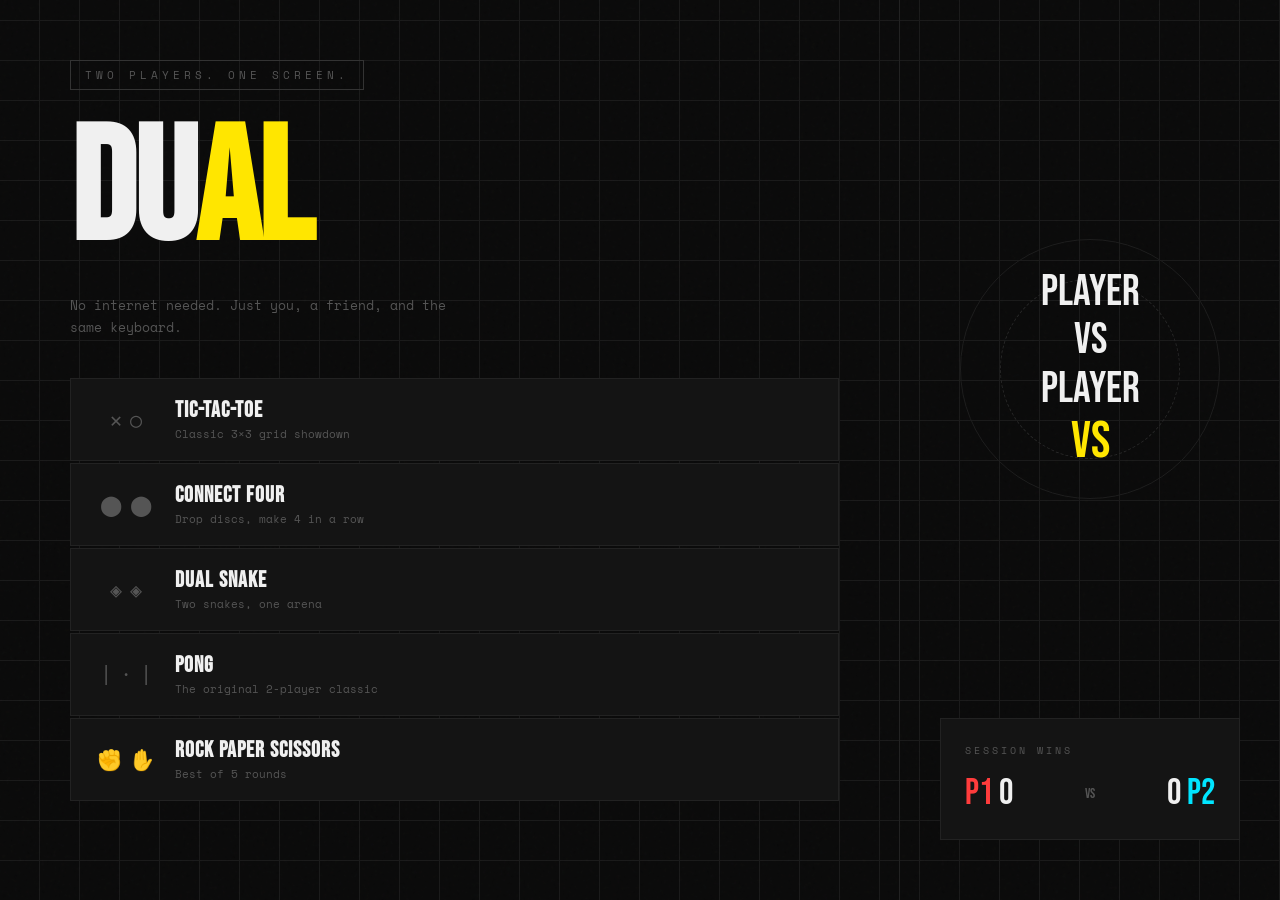
<file: index.html>
<!DOCTYPE html>
<html lang="en">
<head>
  <meta charset="UTF-8" />
  <meta name="viewport" content="width=device-width, initial-scale=1.0"/>
  <title>DUAL — 2 Player Games</title>
  <link rel="stylesheet" href="style.css" />
  <link href="https://fonts.googleapis.com/css2?family=Black+Han+Sans&family=Space+Mono:wght@400;700&family=Bebas+Neue&display=swap" rel="stylesheet"/>
</head>
<body>

  <!-- LANDING PAGE -->
  <div id="landing" class="screen active">
    <div class="noise"></div>
    <div class="landing-grid">
      <div class="landing-left">
        <div class="tag">TWO PLAYERS. ONE SCREEN.</div>
        <h1 class="big-title">DU<span class="accent">AL</span></h1>
        <p class="sub">No internet needed. Just you, a friend, and the same keyboard.</p>
        <div class="game-cards">
          <div class="game-card" onclick="launchGame('ttt')">
            <div class="card-icon">✕ ○</div>
            <div class="card-info">
              <h3>Tic-Tac-Toe</h3>
              <p>Classic 3×3 grid showdown</p>
            </div>
            <div class="card-arrow">→</div>
          </div>
          <div class="game-card" onclick="launchGame('connect4')">
            <div class="card-icon">⬤ ⬤</div>
            <div class="card-info">
              <h3>Connect Four</h3>
              <p>Drop discs, make 4 in a row</p>
            </div>
            <div class="card-arrow">→</div>
          </div>
          <div class="game-card" onclick="launchGame('snake')">
            <div class="card-icon">◈ ◈</div>
            <div class="card-info">
              <h3>Dual Snake</h3>
              <p>Two snakes, one arena</p>
            </div>
            <div class="card-arrow">→</div>
          </div>
          <div class="game-card" onclick="launchGame('pong')">
            <div class="card-icon">| · |</div>
            <div class="card-info">
              <h3>Pong</h3>
              <p>The original 2-player classic</p>
            </div>
            <div class="card-arrow">→</div>
          </div>
          <div class="game-card" onclick="launchGame('rps')">
            <div class="card-icon">✊ ✋</div>
            <div class="card-info">
              <h3>Rock Paper Scissors</h3>
              <p>Best of 5 rounds</p>
            </div>
            <div class="card-arrow">→</div>
          </div>
        </div>
      </div>
      <div class="landing-right">
        <div class="deco-block">
          <div class="deco-circle c1"></div>
          <div class="deco-circle c2"></div>
          <div class="deco-text">PLAYER<br/>VS<br/>PLAYER</div>
        </div>
        <div class="score-display" id="globalScore">
          <div class="score-label">SESSION WINS</div>
          <div class="scores">
            <div><span class="p1c">P1</span> <span id="p1wins">0</span></div>
            <div class="vs-divider">VS</div>
            <div><span id="p2wins">0</span> <span class="p2c">P2</span></div>
          </div>
        </div>
      </div>
    </div>
  </div>

  <!-- TIC TAC TOE -->
  <div id="ttt" class="screen game-screen">
    <div class="noise"></div>
    <div class="game-header">
      <button class="back-btn" onclick="goHome()">← BACK</button>
      <h2>TIC-TAC-TOE</h2>
      <div class="turn-display" id="tttTurn">Player 1's Turn (✕)</div>
    </div>
    <div class="ttt-wrap">
      <div class="ttt-board" id="tttBoard"></div>
      <div class="game-status" id="tttStatus"></div>
      <button class="reset-btn" onclick="resetTTT()">PLAY AGAIN</button>
    </div>
  </div>

  <!-- CONNECT FOUR -->
  <div id="connect4" class="screen game-screen">
    <div class="noise"></div>
    <div class="game-header">
      <button class="back-btn" onclick="goHome()">← BACK</button>
      <h2>CONNECT FOUR</h2>
      <div class="turn-display" id="c4Turn">Player 1's Turn</div>
    </div>
    <div class="c4-wrap">
      <div class="c4-cols" id="c4Cols"></div>
      <div class="c4-board-wrap">
        <canvas id="c4Canvas" width="490" height="420"></canvas>
      </div>
      <div class="game-status" id="c4Status"></div>
      <button class="reset-btn" onclick="resetC4()">PLAY AGAIN</button>
    </div>
  </div>

  <!-- DUAL SNAKE -->
  <div id="snake" class="screen game-screen">
    <div class="noise"></div>
    <div class="game-header">
      <button class="back-btn" onclick="goHome()">← BACK</button>
      <h2>DUAL SNAKE</h2>
      <div class="turn-display">P1: WASD &nbsp;|&nbsp; P2: Arrow Keys</div>
    </div>
    <div class="snake-wrap">
      <div class="snake-scores">
        <div class="s-score p1c">P1: <span id="s1score">0</span></div>
        <div class="s-score p2c">P2: <span id="s2score">0</span></div>
      </div>
      <canvas id="snakeCanvas" width="600" height="400"></canvas>
      <div class="game-status" id="snakeStatus"></div>
      <button class="reset-btn" onclick="resetSnake()">START / RESTART</button>
    </div>
  </div>

  <!-- PONG -->
  <div id="pong" class="screen game-screen">
    <div class="noise"></div>
    <div class="game-header">
      <button class="back-btn" onclick="goHome()">← BACK</button>
      <h2>PONG</h2>
      <div class="turn-display">P1: W/S &nbsp;|&nbsp; P2: ↑/↓</div>
    </div>
    <div class="pong-wrap">
      <canvas id="pongCanvas" width="700" height="400"></canvas>
      <div class="game-status" id="pongStatus"></div>
      <button class="reset-btn" onclick="resetPong()">START / RESTART</button>
    </div>
  </div>

  <!-- ROCK PAPER SCISSORS -->
  <div id="rps" class="screen game-screen">
    <div class="noise"></div>
    <div class="game-header">
      <button class="back-btn" onclick="goHome()">← BACK</button>
      <h2>ROCK PAPER SCISSORS</h2>
      <div class="turn-display">Best of 5</div>
    </div>
    <div class="rps-wrap">
      <div class="rps-scores">
        <div class="rps-score-box p1c">
          <div>PLAYER 1</div>
          <div class="rps-pts" id="rps1pts">0</div>
        </div>
        <div class="rps-score-box p2c">
          <div>PLAYER 2</div>
          <div class="rps-pts" id="rps2pts">0</div>
        </div>
      </div>
      <div class="rps-phase" id="rpsPhase">
        <div class="rps-player-section" id="rpsP1Section">
          <h3 class="p1c">PLAYER 1 — Choose secretly</h3>
          <div class="rps-choices">
            <button class="rps-btn" onclick="rpsChoose(1,'rock')">✊<br/>Rock</button>
            <button class="rps-btn" onclick="rpsChoose(1,'paper')">✋<br/>Paper</button>
            <button class="rps-btn" onclick="rpsChoose(1,'scissors')">✌️<br/>Scissors</button>
          </div>
        </div>
        <div class="rps-divider">→</div>
        <div class="rps-player-section" id="rpsP2Section">
          <h3 class="p2c">PLAYER 2 — Choose secretly</h3>
          <div class="rps-choices">
            <button class="rps-btn" onclick="rpsChoose(2,'rock')">✊<br/>Rock</button>
            <button class="rps-btn" onclick="rpsChoose(2,'paper')">✋<br/>Paper</button>
            <button class="rps-btn" onclick="rpsChoose(2,'scissors')">✌️<br/>Scissors</button>
          </div>
        </div>
      </div>
      <div class="rps-result" id="rpsResult"></div>
      <button class="reset-btn" onclick="resetRPS()">RESET GAME</button>
    </div>
  </div>

  <script src="games.js"></script>
</body>
</html>
</file>
<file: style.css>
/* ========== ROOT & RESET ========== */
*, *::before, *::after { box-sizing: border-box; margin: 0; padding: 0; }

:root {
  --bg: #0a0a0a;
  --bg2: #111;
  --p1: #ff3c3c;
  --p2: #00e5ff;
  --accent: #ffe600;
  --white: #f0f0f0;
  --gray: #333;
  --gray2: #555;
  --card-bg: #141414;
  --border: #222;
  --radius: 4px;
  --font-head: 'Bebas Neue', sans-serif;
  --font-mono: 'Space Mono', monospace;
  --font-black: 'Black Han Sans', sans-serif;
}

body {
  background: var(--bg);
  color: var(--white);
  font-family: var(--font-mono);
  min-height: 100vh;
  overflow-x: hidden;
}

/* ========== NOISE OVERLAY ========== */
.noise {
  position: fixed;
  inset: 0;
  background-image: url("data:image/svg+xml,%3Csvg viewBox='0 0 256 256' xmlns='http://www.w3.org/2000/svg'%3E%3Cfilter id='noise'%3E%3CfeTurbulence type='fractalNoise' baseFrequency='0.9' numOctaves='4' stitchTiles='stitch'/%3E%3C/filter%3E%3Crect width='100%25' height='100%25' filter='url(%23noise)' opacity='0.04'/%3E%3C/svg%3E");
  pointer-events: none;
  z-index: 0;
  opacity: 0.5;
}

/* ========== SCREENS ========== */
.screen { display: none; min-height: 100vh; position: relative; }
.screen.active { display: flex; flex-direction: column; }
.game-screen { align-items: center; }

/* ========== LANDING ========== */
#landing {
  padding: 0;
  background: var(--bg);
  background-image:
    repeating-linear-gradient(0deg, transparent, transparent 39px, #1a1a1a 39px, #1a1a1a 40px),
    repeating-linear-gradient(90deg, transparent, transparent 39px, #1a1a1a 39px, #1a1a1a 40px);
}

.landing-grid {
  display: grid;
  grid-template-columns: 1fr 380px;
  min-height: 100vh;
  gap: 0;
  position: relative;
  z-index: 1;
}

.landing-left {
  padding: 60px 60px 60px 70px;
  border-right: 1px solid var(--border);
  display: flex;
  flex-direction: column;
  gap: 30px;
}

.tag {
  font-family: var(--font-mono);
  font-size: 11px;
  letter-spacing: 4px;
  color: var(--gray2);
  text-transform: uppercase;
  border: 1px solid var(--gray);
  display: inline-block;
  padding: 6px 14px;
  width: fit-content;
}

.big-title {
  font-family: var(--font-head);
  font-size: clamp(100px, 15vw, 160px);
  line-height: 0.9;
  letter-spacing: -2px;
  color: var(--white);
}
.big-title .accent { color: var(--accent); }

.sub {
  font-size: 13px;
  color: var(--gray2);
  max-width: 400px;
  line-height: 1.7;
}

/* ========== GAME CARDS ========== */
.game-cards { display: flex; flex-direction: column; gap: 2px; margin-top: 10px; }

.game-card {
  display: flex;
  align-items: center;
  gap: 20px;
  padding: 18px 24px;
  background: var(--card-bg);
  border: 1px solid var(--border);
  cursor: pointer;
  transition: all 0.2s;
  position: relative;
  overflow: hidden;
}
.game-card::before {
  content: '';
  position: absolute;
  left: 0; top: 0; bottom: 0;
  width: 3px;
  background: var(--accent);
  transform: scaleY(0);
  transition: transform 0.2s;
  transform-origin: bottom;
}
.game-card:hover { background: #1c1c1c; transform: translateX(4px); }
.game-card:hover::before { transform: scaleY(1); }
.game-card:active { transform: translateX(2px) scale(0.99); }

.card-icon {
  font-size: 20px;
  width: 60px;
  text-align: center;
  color: var(--gray2);
  letter-spacing: -2px;
  flex-shrink: 0;
}
.card-info { flex: 1; }
.card-info h3 { font-family: var(--font-head); font-size: 22px; letter-spacing: 1px; }
.card-info p { font-size: 11px; color: var(--gray2); margin-top: 2px; }
.card-arrow { font-size: 18px; color: var(--accent); opacity: 0; transition: opacity 0.2s; }
.game-card:hover .card-arrow { opacity: 1; }

/* ========== LANDING RIGHT ========== */
.landing-right {
  padding: 60px 40px;
  display: flex;
  flex-direction: column;
  justify-content: space-between;
  gap: 40px;
}

.deco-block { position: relative; flex: 1; display: flex; align-items: center; justify-content: center; }

.deco-circle {
  position: absolute;
  border-radius: 50%;
  border: 1px solid var(--border);
}
.c1 { width: 260px; height: 260px; border-color: #1e1e1e; animation: spin 20s linear infinite; }
.c2 { width: 180px; height: 180px; border-color: #272727; border-style: dashed; animation: spin 12s linear infinite reverse; }

@keyframes spin { to { transform: rotate(360deg); } }

.deco-text {
  font-family: var(--font-head);
  font-size: 44px;
  text-align: center;
  line-height: 1.1;
  color: var(--white);
  position: relative;
  z-index: 2;
}
.deco-text::after {
  content: 'VS';
  display: block;
  color: var(--accent);
  font-size: 52px;
}

.score-display {
  background: var(--card-bg);
  border: 1px solid var(--border);
  padding: 24px;
}
.score-label {
  font-size: 10px;
  letter-spacing: 3px;
  color: var(--gray2);
  margin-bottom: 14px;
}
.scores {
  display: flex;
  align-items: center;
  justify-content: space-between;
  font-family: var(--font-head);
  font-size: 36px;
}
.vs-divider { font-size: 14px; color: var(--gray2); }
.p1c { color: var(--p1); }
.p2c { color: var(--p2); }

/* ========== GAME HEADER ========== */
.game-header {
  width: 100%;
  display: flex;
  align-items: center;
  justify-content: space-between;
  padding: 20px 40px;
  border-bottom: 1px solid var(--border);
  background: var(--bg2);
  position: relative;
  z-index: 5;
}
.game-header h2 {
  font-family: var(--font-head);
  font-size: 32px;
  letter-spacing: 3px;
}
.back-btn {
  background: transparent;
  color: var(--gray2);
  border: 1px solid var(--gray);
  padding: 8px 16px;
  font-family: var(--font-mono);
  font-size: 12px;
  cursor: pointer;
  transition: all 0.2s;
}
.back-btn:hover { color: var(--white); border-color: var(--white); }
.turn-display { font-size: 12px; color: var(--gray2); }

/* ========== COMMON GAME UI ========== */
.game-status {
  margin-top: 20px;
  font-family: var(--font-head);
  font-size: 28px;
  letter-spacing: 2px;
  min-height: 40px;
  text-align: center;
  color: var(--accent);
}
.reset-btn {
  margin-top: 16px;
  background: var(--accent);
  color: #000;
  border: none;
  padding: 12px 32px;
  font-family: var(--font-mono);
  font-size: 13px;
  font-weight: 700;
  cursor: pointer;
  letter-spacing: 2px;
  transition: all 0.15s;
}
.reset-btn:hover { background: var(--white); }
.reset-btn:active { transform: scale(0.97); }

/* ========== TIC TAC TOE ========== */
.ttt-wrap {
  display: flex;
  flex-direction: column;
  align-items: center;
  padding: 40px 20px;
  position: relative;
  z-index: 2;
}
.ttt-board {
  display: grid;
  grid-template-columns: repeat(3, 1fr);
  gap: 6px;
  background: var(--gray);
  padding: 6px;
  border: 1px solid var(--gray);
}
.ttt-cell {
  width: 110px;
  height: 110px;
  background: var(--card-bg);
  display: flex;
  align-items: center;
  justify-content: center;
  font-size: 52px;
  cursor: pointer;
  transition: background 0.15s;
  user-select: none;
}
.ttt-cell:hover:not(.taken) { background: #1e1e1e; }
.ttt-cell.x { color: var(--p1); }
.ttt-cell.o { color: var(--p2); }
.ttt-cell.winning { background: #1e1400; }
.ttt-cell.taken { cursor: default; }

/* ========== CONNECT FOUR ========== */
.c4-wrap {
  display: flex;
  flex-direction: column;
  align-items: center;
  padding: 30px 20px;
  position: relative;
  z-index: 2;
}
.c4-cols {
  display: flex;
  gap: 6px;
  margin-bottom: 8px;
}
.c4-col-btn {
  width: 64px;
  height: 32px;
  background: transparent;
  border: 1px solid var(--gray);
  color: var(--gray2);
  cursor: pointer;
  font-size: 18px;
  transition: all 0.15s;
  font-family: var(--font-mono);
}
.c4-col-btn:hover { border-color: var(--accent); color: var(--accent); }
.c4-board-wrap { border: 2px solid var(--gray); }
#c4Canvas { display: block; }

/* ========== SNAKE ========== */
.snake-wrap {
  display: flex;
  flex-direction: column;
  align-items: center;
  padding: 30px 20px;
  position: relative;
  z-index: 2;
}
.snake-scores {
  display: flex;
  gap: 60px;
  margin-bottom: 16px;
  font-family: var(--font-head);
  font-size: 22px;
}
#snakeCanvas {
  border: 2px solid var(--gray);
  background: #050505;
  display: block;
}

/* ========== PONG ========== */
.pong-wrap {
  display: flex;
  flex-direction: column;
  align-items: center;
  padding: 30px 20px;
  position: relative;
  z-index: 2;
}
#pongCanvas {
  border: 2px solid var(--gray);
  background: #050505;
  display: block;
}

/* ========== ROCK PAPER SCISSORS ========== */
.rps-wrap {
  display: flex;
  flex-direction: column;
  align-items: center;
  padding: 30px 20px;
  width: 100%;
  max-width: 900px;
  position: relative;
  z-index: 2;
}
.rps-scores {
  display: flex;
  gap: 60px;
  margin-bottom: 30px;
}
.rps-score-box {
  text-align: center;
  font-size: 12px;
  letter-spacing: 2px;
  background: var(--card-bg);
  border: 1px solid var(--border);
  padding: 16px 40px;
}
.rps-pts {
  font-family: var(--font-head);
  font-size: 56px;
  margin-top: 4px;
}
.rps-phase {
  display: flex;
  gap: 40px;
  align-items: flex-start;
  width: 100%;
  justify-content: center;
  flex-wrap: wrap;
}
.rps-divider {
  font-size: 40px;
  color: var(--gray2);
  padding-top: 50px;
}
.rps-player-section {
  display: flex;
  flex-direction: column;
  align-items: center;
  gap: 20px;
  background: var(--card-bg);
  border: 1px solid var(--border);
  padding: 28px 30px;
  min-width: 250px;
}
.rps-player-section h3 {
  font-family: var(--font-head);
  font-size: 18px;
  letter-spacing: 1px;
}
.rps-choices { display: flex; gap: 12px; }
.rps-btn {
  background: var(--bg);
  border: 1px solid var(--gray);
  color: var(--white);
  padding: 16px 20px;
  font-size: 24px;
  font-family: var(--font-mono);
  cursor: pointer;
  text-align: center;
  transition: all 0.15s;
  min-width: 80px;
}
.rps-btn:hover { border-color: var(--accent); color: var(--accent); background: #1a1500; }
.rps-btn:disabled { opacity: 0.3; cursor: default; pointer-events: none; }
.rps-btn.chosen { border-color: var(--accent); background: #1a1500; }
.rps-result {
  margin-top: 24px;
  font-family: var(--font-head);
  font-size: 32px;
  letter-spacing: 2px;
  min-height: 50px;
  text-align: center;
  color: var(--accent);
}

/* ========== ANIMATIONS ========== */
@keyframes popIn {
  0% { transform: scale(0.5); opacity: 0; }
  70% { transform: scale(1.1); }
  100% { transform: scale(1); opacity: 1; }
}
.pop { animation: popIn 0.25s ease forwards; }

@keyframes slideIn {
  from { opacity: 0; transform: translateY(20px); }
  to { opacity: 1; transform: translateY(0); }
}
.screen.active { animation: slideIn 0.3s ease; }

/* ========== RESPONSIVE ========== */
@media (max-width: 900px) {
  .landing-grid { grid-template-columns: 1fr; }
  .landing-right { display: none; }
  .landing-left { padding: 40px 30px; }
  .big-title { font-size: 80px; }
  .game-header { padding: 16px 20px; }
  .ttt-cell { width: 90px; height: 90px; font-size: 42px; }
  .rps-phase { flex-direction: column; align-items: center; }
  .rps-divider { display: none; }
}
</file>
